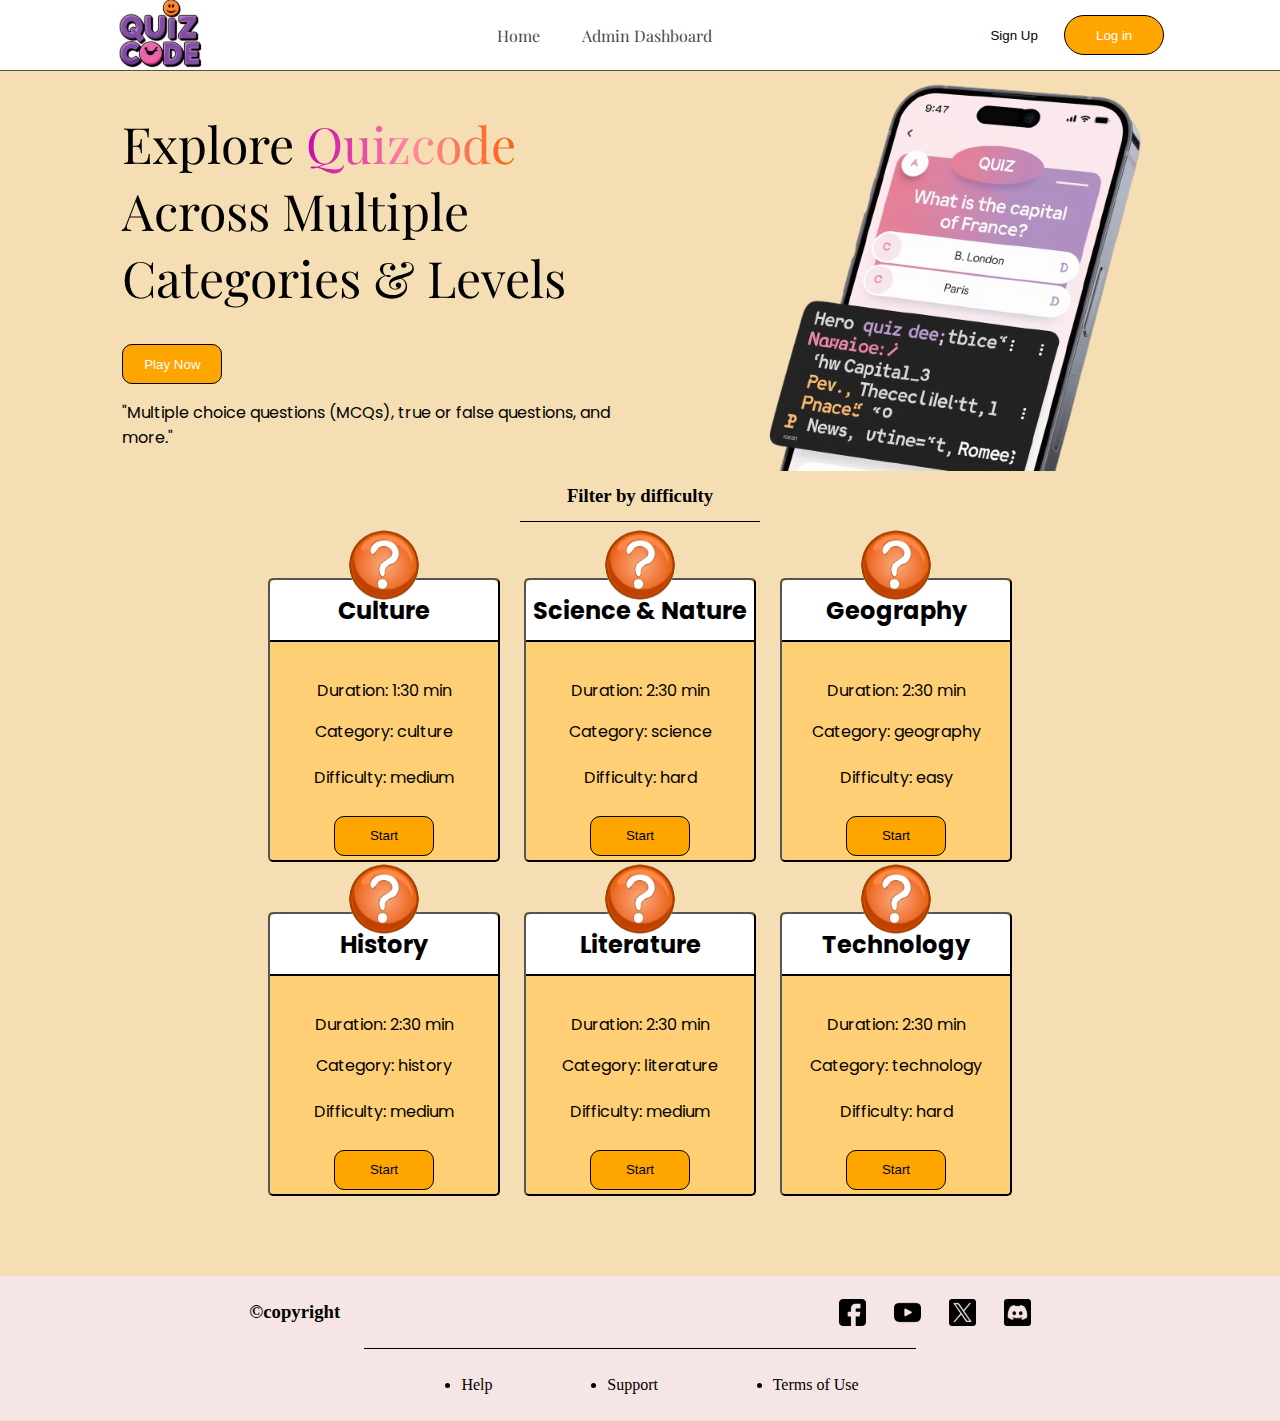
<file: index.html>
<!DOCTYPE html>
<html lang="en">

<head>
    <meta charset="UTF-8">
    <meta name="viewport" content="width=device-width, initial-scale=1.0">
    <title>Document</title>
    <link rel="stylesheet" href="style.css">
</head>
<div class="login">

</div>
<body>
    <header>
        <a href="index.html"><img src="icons/logo1.svg" alt="website's logo"></a>

        <ul class="nav">
            <a href="">
                <li>Home</li>
            </a>
            <a href="admin-dashboard.html">
                <li>Admin Dashboard</li>
            </a>
        </ul>
        <div class="buttons">
            <button id="signup">Sign Up</button>
            <button id="login">Log in</button>
        </div>
        <div id="menu-div" style="z-index: 1000;">
            <img src="icons/menu.svg" id="ham-menu" style="z-index: 1000;">
            <img src="icons/leave.svg" id="leave" style="display: none;z-index: 1000;">
        </div>
    </header>
    <div id="side-bar"
        style="width:200px;height: 300px;position: absolute;right: 0;background-color: rgb(252, 240, 216);top:0px;border-bottom: 1px solid black;border-left: 1px solid black;border-bottom-left-radius: 8px;transition: 0.4s all;display: none;">
        <ul class="ham-nav"
            style="display: flex;flex-direction: column;height: 100px;justify-content: space-around;margin-top: 70px;">
            <a href="" style="text-decoration: none;">
                <li style=" font-family: playfair display;color: black;margin-top: 28px;">Home</li>
            </a>
            <a href="admin-dashboard.html" style="text-decoration: none;">
                <li style=" font-family: playfair display;color: black;margin-top: 28px;">Admin Dashboard</li>
            </a>
            <a href="admin-dashboard.html" style="text-decoration: none;">
                <li style=" font-family: playfair display;color: black;margin-top: 28px;">Sign Up</li>
            </a>
            <a href="admin-dashboard.html" style="text-decoration: none;">
                <li style=" font-family: playfair display;color: black;margin-top: 28px;">Log In</li>
            </a>
        </ul>

    </div>
    <section class="hero">
        <div class="sub-hero">
            <div class="texte">
                <h1>
                    Explore <span>Quizcode</span> Across Multiple Categories & Levels
                </h1>
                <a href="#quizzes-container"><button>Play Now</button></a>
                <P>"Multiple choice questions (MCQs), true or false questions, and more."</P>
            </div>
            <img src="images/hero-img.svg" alt="">
        </div>
    </section>
    <section class="sort">
        <div class="filter">
            <div>
                <h3 id="arrow">Filter by difficulty</h3>
            </div>

            <div id="easy-div">
                <label for="easyx">Easy</label>
                <input type="checkbox" name="sorting" id="easyx">
            </div>

            <div id="med-div">
                <label for="mediumx">Medium</label>
                <input type="checkbox" name="sorting" id="mediumx">
            </div>
            <div id="hard-div">
                <label for="hardx">Hard</label>
                <input type="checkbox" name="sorting" id="hardx">
            </div>
        </div>
    </section>
    <section class="after-hero">
        <div class="sub-after-hero">
            <div class="quizzes-container" id="quizzes-container">
                <!-- <div class="quiz-card"> -->
                <!-- <img src="images/icon.svg" alt="" class="card-icon" id="n"> -->
                <!-- <h2>Quiz Title</h2>
                    <p><span class="jsspan">Duration :</span> 180s</p>
                    <p><span class="jsspan">Categorie :</span> Lorem, ipsum.</p>
                    <p><span class="jsspan">Difficulty :</span> Hard</p>
                    <button class="cardbutton">Start</button>
                </div> -->
                <!-- <div class="quiz-card">
                    <h2>Quiz Title</h2>
                    <p><span class="jsspan">Duration :</span> 180s</p>
                    <p><span class="jsspan">Categorie :</span> Lorem, ipsum.</p>
                    <p><span class="jsspan">Difficulty :</span> Hard</p>
                    <button class="cardbutton">Start</button>
                </div>
                <div class="quiz-card">
                    <h2>Quiz Title</h2>
                    <p><span class="jsspan">Duration :</span> 180s</p>
                    <p><span class="jsspan">Categorie :</span> Lorem, ipsum.</p>
                    <p><span class="jsspan">Difficulty :</span> Hard</p>
                    <button class="cardbutton">Start</button>
                </div>
                <div class="quiz-card">
                    <h2>Quiz Title</h2>
                    <p><span class="jsspan">Duration :</span> 180s</p>
                    <p><span class="jsspan">Categorie :</span> Lorem, ipsum.</p>
                    <p><span class="jsspan">Difficulty :</span> Hard</p>
                    <button class="cardbutton">Start</button>
                </div> -->


            </div>
        </div>
    </section>
    <footer>
        <div class="child-1">
            <h3>©copyright</h3>
            <div class="social-media">
                <img src="icons/facebook.svg" alt="">
                <img src="icons/youtube.svg" alt="">
                <img src="icons/X.svg" alt="">
                <img src="icons/discord.svg" alt="">
            </div>
        </div>
        <div class="child-2">
            <ul>
                <a href="#">
                    <li>Help</li>
                </a>
                <a href="#">
                    <li>Support</li>
                </a>
                <a href="#">
                    <li>Terms of Use</li>
                </a>
            </ul>
        </div>
    </footer>
    <script src="datatest.js"></script>
    <script src="index.js"></script>

</body>

</html>
</file>
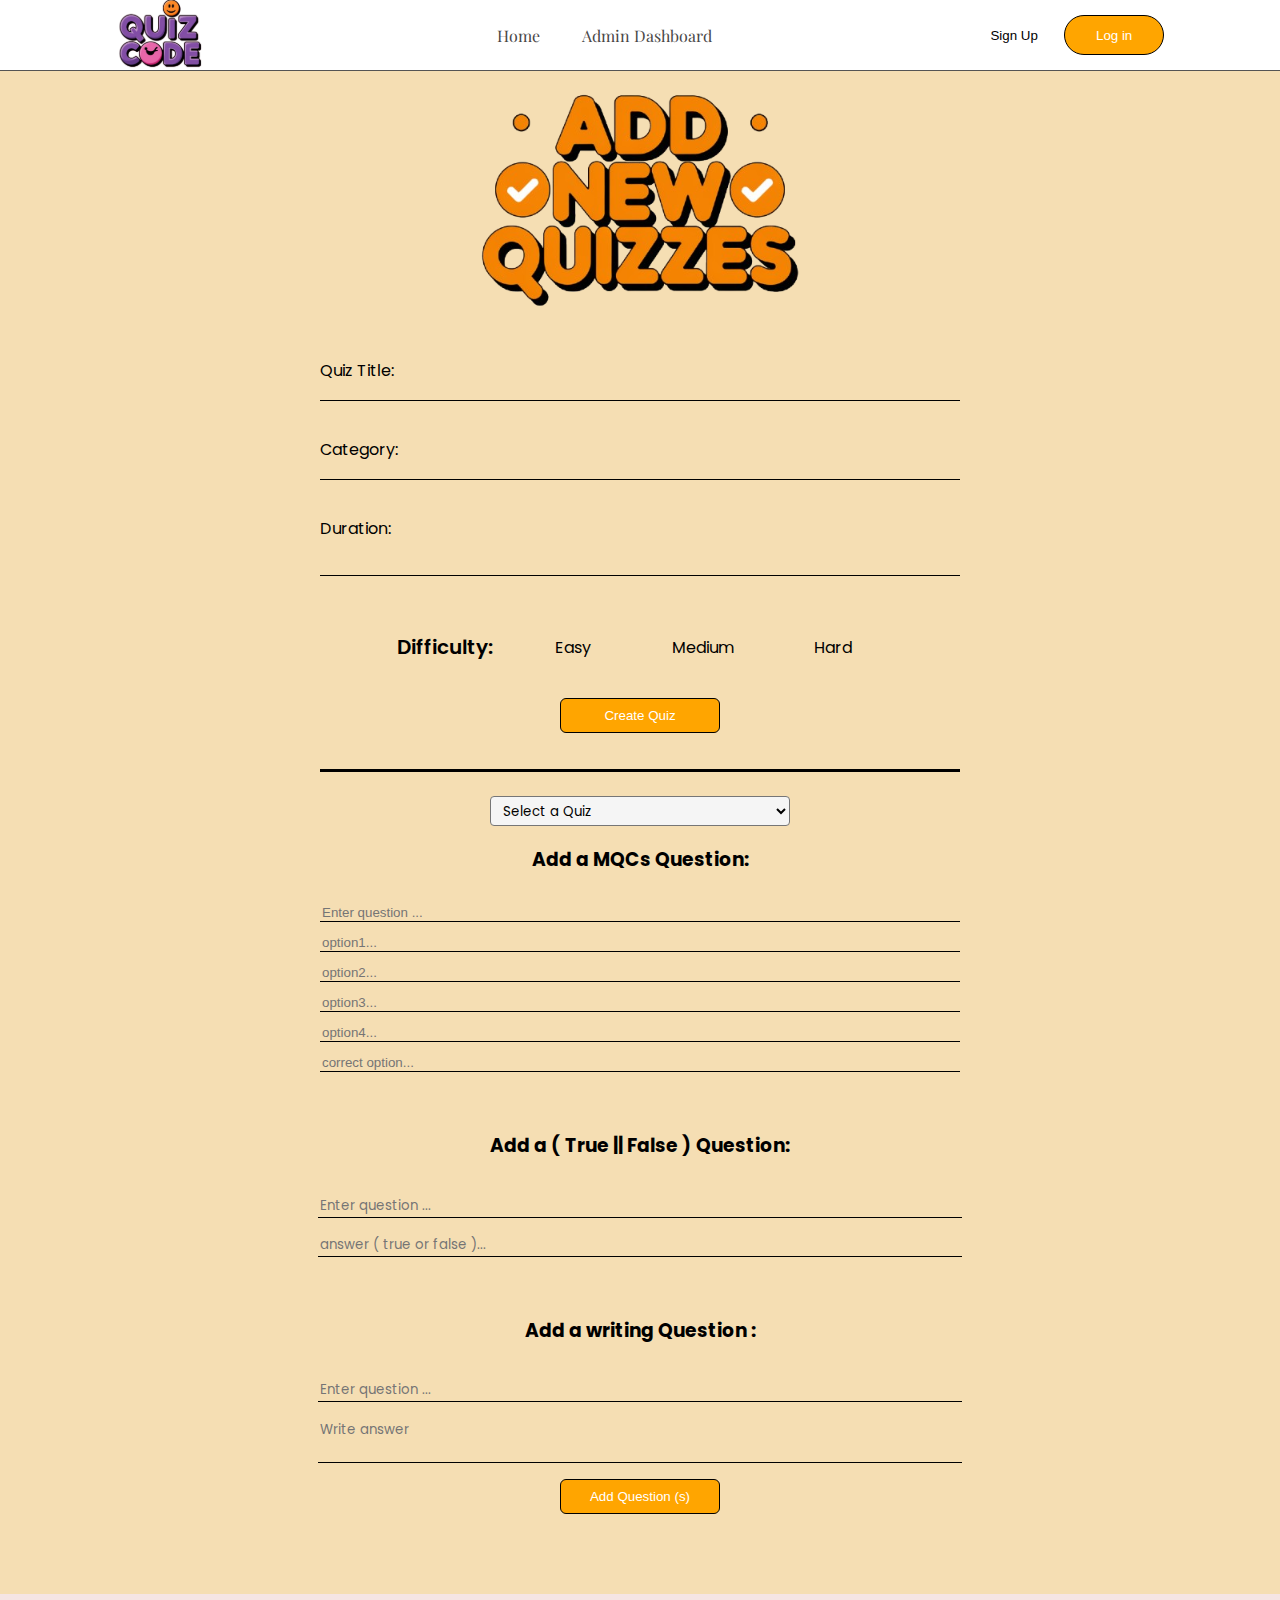
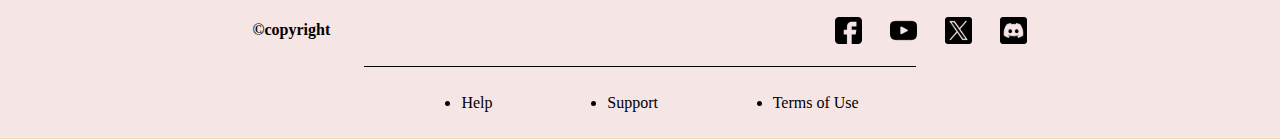
<file: admin-dashboard.html>
<!DOCTYPE html>
<html lang="en">

<head>
    <meta charset="UTF-8">
    <meta name="viewport" content="width=device-width, initial-scale=1.0">
    <title>Document</title>
    <link rel="stylesheet" href="style.css">
    <link rel="preconnect" href="https://fonts.googleapis.com">
    <link rel="preconnect" href="https://fonts.gstatic.com" crossorigin>
    <link
        href="https://fonts.googleapis.com/css2?family=Notable&family=Playfair+Display:ital,wght@0,400..900;1,400..900&family=Poppins:ital,wght@0,100;0,200;0,300;0,400;0,500;0,600;0,700;0,800;0,900;1,100;1,200;1,300;1,400;1,500;1,600;1,700;1,800;1,900&display=swap"
        rel="stylesheet">

</head>

<body>
    <header>
        <a href="index.html"><img src="icons/logo1.svg" alt="website's logo"></a>

        <ul class="nav">
            <a href="index.html">
                <li>Home</li>
            </a>
            <a href="admin-dashboard.html">
                <li>Admin Dashboard</li>
            </a>
        </ul>
        <div class="buttons">
            <button id="signup">Sign Up</button>
            <button id="login">Log in</button>
        </div>
        <div id="menu-div" style="z-index: 1000;">
            <img src="icons/menu.svg" id="ham-menu" style="z-index: 1000;">
            <img src="icons/leave.svg" id="leave" style="display: none;z-index: 1000;">
        </div>
    </header>
    <div id="side-bar"
        style="width:200px;height: 300px;position: absolute;right: 0;background-color: rgb(252, 240, 216);top:0px;border-bottom: 1px solid black;border-left: 1px solid black;border-bottom-left-radius: 8px;transition: 0.4s all;display: none;">
        <ul class="ham-nav"
            style="display: flex;flex-direction: column;height: 100px;justify-content: space-around;margin-top: 70px;">
            <a href="" style="text-decoration: none;">
                <li style=" font-family: playfair display;color: black;margin-top: 28px;">Home</li>
            </a>
            <a href="admin-dashboard.html" style="text-decoration: none;">
                <li style=" font-family: playfair display;color: black;margin-top: 28px;">Admin Dashboard</li>
            </a>
            <a href="admin-dashboard.html" style="text-decoration: none;">
                <li style=" font-family: playfair display;color: black;margin-top: 28px;">Sign Up</li>
            </a>
            <a href="admin-dashboard.html" style="text-decoration: none;">
                <li style=" font-family: playfair display;color: black;margin-top: 28px;">Log In</li>
            </a>
        </ul>

    </div>
    <img src="images/admin.svg" alt="" id="adminimg">
    <form id="quiz-form"
        style="display: flex;flex-direction: column;min-height: 70vh;justify-content: center;width: 50%;">
        <!-- General Information -->
        <div class="infos-input">
            <label for="title">Quiz Title:</label>
            <input type="text" id="title" name="title" required />
        </div>

        <div class="infos-input">
            <label for="category">Category:</label>
            <input type="text" id="category" name="category" required />
        </div>

        <div class="infos-input">
            <label for="description">Duration:</label>
            <textarea id="description" name="description" required></textarea>
        </div>

        <div id="m">
            <h3 style="font-size: 20px;font-weight: 600;font-family: poppins;">Difficulty:</h3>
            <label for="easy" id="labeleasy">Easy</label>
            <input type="radio" name="difficulty" value="easy" id="easy" style="display: none;" required />
            <label for="medium" id="labelmedium">Medium</label>
            <input type="radio" name="difficulty" value="medium" id="medium" style="display: none;" />
            <label for="hard" id="labelhard">Hard</label>
            <input type="radio" name="difficulty" value="hard" id="hard" style="display: none;" />
        </div>
        <button type="submit" id="creation-button">Create Quiz</button>

        <div class="quetions-container" style="border-top: 3px solid black;">

            <select>
                <option value="" disabled selected>Select a Quiz</option>
            </select>

            <form class="form-div"> 
                <h3 style="text-align: center; font-family: poppins;">Add a MQCs Question:</h3>
                <input type="text" id="question-qcm" placeholder="Enter question ..." required>
                <input type="text" id="true-answer" placeholder="option1..." required>
                <input type="text" id="false-answer1" placeholder="option2..." required>
                <input type="text" id="false-answer2" placeholder="option3..." required>
                <input type="text" id="false-answer3" placeholder="option4..." required>
                <input type="text" id="correct-answer" placeholder="correct option..." required>
            </form>

            <form class="form-div">
                <h3 style="text-align: center; font-family: poppins;">Add a ( True || False ) Question:</h3>
                <input type="text" id="question-ToF" placeholder="Enter question ..." required>
                <input type="text" id="answer-ToF" placeholder="answer ( true or false )..." required>
            </form>

            <form class="form-div ">
                <h3 style="text-align: center; font-family: poppins;">Add a writing Question :</h3>
                <input type="text" id="question-writing" placeholder="Enter question ..." required>
                <textarea id="answer-writing" placeholder="Write answer" required></textarea>
            </form>
        </div>

        <button type="button" id="add-question">Add Question (s)</button>

    </form>
    <footer>
        <div class="child-1">
            <h4>©copyright</h4>
            <div class="social-media">
                <img src="icons/facebook.svg" alt="">
                <img src="icons/youtube.svg" alt="">
                <img src="icons/X.svg" alt="">
                <img src="icons/discord.svg" alt="">
            </div>
        </div>
        <div class="child-2">
            <ul>
                <a href="#">
                    <li>Help</li>
                </a>
                <a href="#">
                    <li>Support</li>
                </a>
                <a href="#">
                    <li>Terms of Use</li>
                </a>
            </ul>
        </div>
    </footer>
    <script src="dashboard.js"></script>
</body>

</html>
</file>
<file: style.css>
@import url("https://fonts.googleapis.com/css2?family=Notable&family=Playfair+Display:;ital,wght@0,400..900;1,400..900&family=Poppins:ital,wght@0,100;0,200;0,300;0,400;0,500;0,600;0,700;0,800;0,900;1,100;1,200;1,300;1,400;1,500;1,600;1,700;1,800;1,900&display=swap");
body {
  margin: 0;
  padding: 0;
  background: wheat;
  display: flex;
  flex-direction: column;
  justify-content: center;
  align-items: center;
  -webkit-user-select: none;
     -moz-user-select: none;
          user-select: none;
}

header {
  width: 100%;
  display: flex;
  justify-content: space-around;
  align-items: center;
  background-color: white;
  border-bottom: 1px rgb(0, 0, 0) inset;
  height: 70px;
}
header ul {
  display: flex;
  width: 20%;
  justify-content: space-around;
}
header a {
  text-decoration: none;
  color: rgb(73, 71, 71);
  font-family: playfair display;
}
header li {
  list-style-type: none;
}
header #darkmode {
  background: transparent;
  border: none;
  cursor: pointer;
}
header button {
  width: 100px;
  height: 40px;
}
header #login {
  border-radius: 34px;
  background-color: rgb(255, 165, 0);
  border: none;
  color: white;
  border: 1px solid black;
  cursor: pointer;
}
header #login:hover {
  background-color: rgb(255, 165, 50);
}
header #signup {
  background: transparent;
  border: none;
  cursor: pointer;
}
header .buttons {
  display: flex;
  align-items: center;
}

.hero {
  display: flex;
  justify-content: center;
}
.hero .sub-hero {
  width: 90%;
  display: flex;
  justify-content: space-around;
  align-items: center;
  height: -moz-max-content;
  height: max-content;
}
.hero h1 {
  font-family: Playfair display;
  font-size: 50px;
  font-weight: 300;
}
.hero span {
  background: linear-gradient(to right, #C807AC, #FF899F, #FA640C);
  -webkit-background-clip: text;
  color: transparent;
}
.hero .texte {
  width: 45%;
}
.hero button {
  border-radius: 10px;
  background-color: rgb(255, 165, 0);
  border: none;
  cursor: pointer;
  width: 100px;
  height: 40px;
  border: 1px solid black;
  color: white;
}
.hero button:hover {
  background-color: rgb(255, 165, 50);
}
.hero p {
  font-family: poppins;
}

.after-hero {
  display: flex;
  justify-content: center;
  align-items: center;
  width: 100%;
}
.after-hero .sub-after-hero {
  display: flex;
  justify-content: center;
  align-items: center;
}
.after-hero .quizzes-container {
  margin-top: 56px;
  display: grid;
  -moz-column-gap: 0px;
       column-gap: 0px;
  grid-template-columns: repeat(3, 1fr);
  row-gap: 50px;
  -moz-column-gap: 24px;
       column-gap: 24px;
}
.after-hero .quiz-card {
  background-color: #F0E3E3;
  height: 280px;
  width: 228px;
  border-radius: 5px;
  border: 2px outset #000000;
  display: flex;
  flex-direction: column;
  justify-content: center;
  align-items: center;
  background-color: rgb(255, 207, 117);
  position: relative;
  transition: 0.5s all ease-out;
}
.after-hero .quiz-card:hover {
  scale: 1.04;
  box-shadow: 1px 1px 10px;
}
.after-hero .quiz-card h2 {
  font-family: poppins;
  text-align: center;
  background-color: white;
  border-bottom: 2px outset black;
  border-top-left-radius: 6px;
  border-top-right-radius: 6px;
  width: 100%;
  margin-top: 0;
  height: 60px;
  display: flex;
  justify-content: center;
  align-items: center;
}
.after-hero .quiz-card p {
  border-radius: 4px;
  width: 90%;
  text-align: center;
  margin-bottom: 0px;
}
.after-hero .quiz-card h4 {
  border-radius: 4px;
  width: 90%;
  text-align: center;
  font-weight: 400;
}
.after-hero .quiz-card .cardbutton {
  margin: auto;
  border-radius: 10px;
  background-color: rgb(255, 165, 0);
  border: none;
  cursor: pointer;
  width: 100px;
  height: 40px;
  border: 1px solid black;
  color: black;
}
.after-hero .quiz-card .cardbutton:hover {
  background-color: rgb(255, 165, 50);
}

footer {
  width: 100%;
  height: 16vh;
  background-color: #F5E5E4;
  margin-top: 80px;
}
footer footer li,
footer h4 {
  color: black;
}
footer .child-1 {
  height: 50%;
  display: flex;
  justify-content: space-around;
  align-items: center;
}
footer .social-media {
  width: 15%;
  display: flex;
  justify-content: space-between;
}
footer .child-2 {
  display: flex;
  justify-content: center;
  align-items: center;
  height: 50%;
}
footer .child-2 ul {
  width: 40%;
  display: flex;
  justify-content: space-around;
  align-items: center;
  height: 100%;
  border-top: 1px solid black;
}
footer .child-2 a {
  text-decoration: none;
  color: black;
}

.Display-quizes {
  display: flex;
  justify-content: center;
  align-items: center;
  width: 100%;
  height: 80vh;
}
.Display-quizes .sub-Dsiplay-quizes {
  width: 90%;
  display: flex;
  justify-content: center;
  align-items: center;
  height: 45vh;
  overflow-x: auto;
}
.Display-quizes .quizzes-Edit-container {
  display: flex;
  -moz-column-gap: 8px;
       column-gap: 8px;
}
.Display-quizes .quiz-card {
  background-color: #F0E3E3;
  height: 280px;
  width: 228px;
  border-radius: 5px;
  border: 1px solid #E85954;
  display: flex;
  flex-direction: column;
  justify-content: center;
}
.Display-quizes .quiz-card h2 {
  font-family: playfair display;
  text-align: center;
  width: 100%;
}
.Display-quizes .quiz-card span {
  font-weight: 800;
}
.Display-quizes .quiz-card button {
  margin: auto;
  border-radius: 10px;
  background-color: rgb(255, 165, 0);
  border: none;
  cursor: pointer;
  width: 100px;
  height: 40px;
  color: white;
}
.Display-quizes .quiz-card button:hover {
  background-color: rgb(255, 165, 50);
}

#creation-button {
  margin: 0 auto;
  margin-top: 16px;
  border-radius: 6px;
  background-color: rgb(255, 165, 0);
  border: none;
  cursor: pointer;
  border: 1px solid black;
  width: 160px;
  height: 35px;
  color: white;
}
#creation-button:hover {
  background-color: rgb(255, 165, 50);
}

#quiz-form div {
  margin-top: 36px;
}
#quiz-form .infos-input {
  display: flex;
  flex-direction: column;
}
#quiz-form input, #quiz-form textarea {
  background-color: transparent;
  border: none;
  outline: none;
  resize: none;
  border-bottom: 1px solid black;
  cursor: pointer;
}
#quiz-form label {
  font-family: poppins;
}

#add-question {
  margin: 0 auto;
  margin-top: 16px;
  border-radius: 6px;
  background-color: rgb(255, 165, 0);
  border: none;
  cursor: pointer;
  border: 1px solid black;
  width: 160px;
  height: 35px;
  color: white;
}
#add-question:hover {
  background-color: rgb(255, 165, 50);
}

.show-question {
  height: -moz-max-content;
  height: max-content;
  width: 100%;
}
.show-question .question-options {
  height: 500px;
  display: flex;
  flex-direction: column;
  align-items: center;
  justify-content: center;
  row-gap: 56px;
}
.show-question .question-options .question {
  width: 300px;
  height: 130px;
  background-color: #F0E3E3;
  border-radius: 20px;
  border: 1px solid black;
  box-sizing: border-box;
  padding: 10px;
  text-align: center;
  display: flex;
  justify-content: center;
  align-items: center;
  transition: all 0.4s;
}
.show-question .question-options .question:hover {
  scale: 1.1;
}
.show-question .question-options .question h1 {
  font-family: playfair display;
  font-size: 18px;
  cursor: pointer;
}
.show-question .question-options .options {
  display: grid;
  grid-template-columns: 1fr 1fr;
  grid-template-rows: 1fr 1fr;
  -moz-column-gap: 24px;
       column-gap: 24px;
  row-gap: 16px;
}
.show-question .question-options .options .option {
  margin: auto;
  height: 40px;
  width: 300px;
  background-color: #F0E3E3;
  border-radius: 10px;
  border: 1px solid black;
  font-family: poppins;
  cursor: pointer;
  transition: 1s all;
}
.show-question .question-options .options .ToF-buttons {
  height: 40px;
  width: 80px;
  border-radius: 10px;
  background-color: #E85954;
  border: 1px solid black;
  color: white;
  font-family: poppins;
  cursor: pointer;
  transition: all 0.4s;
}
.show-question .question-options .options .ToF-buttons:hover {
  background-color: #ee7874;
  transform: scale(1.1);
}
.show-question .question-options .last-option {
  display: flex;
  flex-direction: column;
  width: 280px;
  justify-content: center;
  align-items: center;
}
.show-question .question-options .last-option .writingSubmit {
  height: 40px;
  width: 80px;
  border-radius: 10px;
  background-color: #E85954;
  border: 1px solid black;
  color: white;
  font-family: poppins;
  cursor: pointer;
  transition: all 0.4s;
}
.show-question .question-options .last-option .writingSubmit:hover {
  background-color: #ee7874;
  transform: scale(1.1);
}
.show-question .question-options .last-option .txtareaanswer {
  width: 100%;
  height: 100px;
  border-radius: 10px;
  resize: none;
  margin-bottom: 8px;
  outline: none;
  padding: 6px;
}

.progress-bar {
  width: 100%;
  height: 18px;
  background-color: rgb(219, 218, 218);
  border-bottom: 1px solid black;
}
.progress-bar .bar {
  width: 0%;
  height: 18px;
  background-color: rgb(34, 132, 34);
  transition: 1s all;
}

.stats {
  width: 100%;
  display: flex;
  justify-content: space-around;
  align-items: center;
}
.stats .stats-text {
  display: flex;
}

.results {
  width: 50%;
  height: 480px;
  background-color: rgb(255, 255, 255);
  border-radius: 10px;
  box-shadow: 1px 1px 10px;
  display: flex;
  flex-direction: column;
  justify-content: center;
  align-items: center;
  margin-top: 56px;
}

.stat {
  font-family: poppins;
  font-weight: 400;
}

.results-buttons {
  margin: 0 auto;
  margin-top: 16px;
  border-radius: 10px;
  background-color: #C421E1;
  border: none;
  cursor: pointer;
  width: 90px;
  height: 35px;
  color: white;
  font-family: poppins;
}
.results-buttons:hover {
  background-color: #d359e9;
}

.sort {
  width: 100%;
  display: flex;
  justify-content: center;
}

.filter {
  width: 240px;
  overflow: hidden;
  border-bottom: 1px solid black;
  display: flex;
  flex-direction: column;
  align-items: center;
  height: 50px;
  transition: 0.5s all;
}
.filter div {
  width: 80%;
  display: flex;
  justify-content: center;
  align-items: center;
  height: 50px;
  cursor: pointer;
  transition: 0.3s all;
}
.filter div:hover {
  border-radius: 2px;
  background-color: rgb(253, 203, 109);
}
.filter input {
  display: none;
}
.filter label {
  font-family: poppins;
  font-size: 18px;
  font-weight: 400;
  transition: 0.5s opacity;
  cursor: pointer;
}
.filter button {
  background-color: transparent;
  border: none;
  border-radius: 50%;
  height: 10px;
  margin-top: 22px;
  cursor: pointer;
  transition: 0.5s all;
}
.filter button:hover {
  scale: 1.1;
}

#menu-div {
  display: none;
}

.quetions-container {
  width: 90%;
  margin: auto;
  display: flex;
  width: 100%;
  flex-direction: column;
}
.quetions-container input {
  margin-top: 12px;
}

.form-div {
  display: flex;
  flex-direction: column;
  justify-content: center;
  align-items: center;
  width: 100%;
  margin-top: 40px;
}
.form-div input, .form-div textarea {
  margin-top: 16px;
  width: 100%;
  background-color: transparent;
  border: none;
  resize: none;
  border-bottom: 1px solid rgb(87, 86, 86);
  outline: none;
  font-family: poppins;
}

#m {
  display: flex;
  align-items: center;
  justify-content: center;
}
#m label {
  width: 100px;
  height: 40px;
  margin-left: 30px;
  display: flex;
  align-items: center;
  text-align: center;
  justify-content: center;
  border-radius: 4px;
  transition: 0.5s all;
}
#m label:hover {
  cursor: pointer;
  background-color: rgb(253, 203, 109);
}

@media screen and (max-width: 1000px) {
  header ul {
    display: none;
  }
  #menu-div {
    display: block;
  }
  #signup, #login {
    display: none;
  }
}
select {
  width: 300px;
  margin: auto;
  margin-top: 24px;
  outline: none;
  background-color: whitesmoke;
  border-radius: 4px;
  height: 30px;
  font-family: poppins;
  cursor: pointer;
  padding-left: 8px;
}

option {
  height: 26px;
  border-radius: 4px;
  cursor: pointer;
  padding-left: 8px;
}

@media screen and (max-width: 802px) {
  .sub-hero .texte {
    width: 90%;
  }
  .sub-hero img {
    display: none;
  }
  .after-hero {
    display: flex;
    justify-content: center;
    align-items: center;
    width: 100%;
  }
  .after-hero .sub-after-hero {
    display: flex;
    justify-content: center;
    align-items: center;
  }
  .after-hero .quizzes-container {
    margin-top: 56px;
    display: grid;
    -moz-column-gap: 0px;
         column-gap: 0px;
    grid-template-columns: repeat(2, 1fr);
    row-gap: 50px;
    -moz-column-gap: 24px;
         column-gap: 24px;
  }
  .after-hero .quiz-card {
    background-color: #F0E3E3;
    height: 250px;
    width: 200px;
    border-radius: 5px;
    border: 2px outset #000000;
    display: flex;
    flex-direction: column;
    justify-content: center;
    align-items: center;
    background-color: rgba(255, 191, 0, 0.332);
    position: relative;
    transition: 0.5s all ease-out;
  }
  .after-hero .quiz-card:hover {
    scale: 1.04;
    box-shadow: 1px 1px 10px;
  }
  .after-hero .quiz-card img {
    height: 60px;
    width: 60px;
  }
  .after-hero .quiz-card h2 {
    font-family: playfair display;
    text-align: center;
    background-color: white;
    border-bottom: 2px outset black;
    border-top-left-radius: 6px;
    border-top-right-radius: 6px;
    width: 100%;
    margin-top: 0;
    height: 60px;
    display: flex;
    justify-content: center;
    align-items: center;
  }
  .after-hero .quiz-card p {
    background-color: white;
    border: 1px solid black;
    border-radius: 4px;
    width: 90%;
    text-align: center;
    margin-bottom: 0px;
  }
  .after-hero .quiz-card h4 {
    background-color: white;
    border: 1px solid black;
    border-radius: 4px;
    width: 90%;
    text-align: center;
    font-weight: 400;
  }
  .after-hero .quiz-card .cardbutton {
    margin: auto;
    border-radius: 10px;
    background-color: rgb(255, 165, 0);
    border: none;
    cursor: pointer;
    width: 100px;
    height: 40px;
    border: 1px solid black;
    color: black;
  }
  .after-hero .quiz-card .cardbutton:hover {
    background-color: rgb(255, 165, 50);
  }
}
@media screen and (max-width: 637px) {
  select {
    width: 90%;
  }
  #quiz-form {
    width: 100%;
  }
  #adminimg {
    display: none;
  }
  .show-question {
    height: -moz-max-content;
    height: max-content;
    width: 100%;
  }
  .show-question .question-options {
    height: 500px;
    display: flex;
    flex-direction: column;
    align-items: center;
    justify-content: center;
    row-gap: 56px;
  }
  .show-question .question-options .question {
    width: 300px;
    height: 130px;
    background-color: #F0E3E3;
    border-radius: 20px;
    border: 1px solid black;
    box-sizing: border-box;
    padding: 10px;
    text-align: center;
    display: flex;
    justify-content: center;
    align-items: center;
    transition: all 0.4s;
  }
  .show-question .question-options .question:hover {
    scale: 1.1;
  }
  .show-question .question-options .question h1 {
    font-family: playfair display;
    font-size: 18px;
    cursor: pointer;
  }
  .show-question .question-options .options {
    display: grid;
    grid-template-columns: 1fr;
    -moz-column-gap: 24px;
         column-gap: 24px;
    row-gap: 16px;
  }
  .show-question .question-options .options .option {
    margin: auto;
    height: 40px;
    width: 300px;
    background-color: #F0E3E3;
    border-radius: 10px;
    border: 1px solid black;
    font-family: poppins;
    cursor: pointer;
    transition: 1s all;
  }
  .show-question .question-options .options .ToF-buttons {
    height: 40px;
    width: 80px;
    border-radius: 10px;
    background-color: #E85954;
    border: 1px solid black;
    color: white;
    font-family: poppins;
    cursor: pointer;
    transition: all 0.4s;
  }
  .show-question .question-options .options .ToF-buttons:hover {
    background-color: #ee7874;
    transform: scale(1.1);
  }
  .show-question .question-options .last-option {
    display: flex;
    flex-direction: column;
    width: 280px;
    justify-content: center;
    align-items: center;
  }
  .show-question .question-options .last-option .writingSubmit {
    height: 40px;
    width: 80px;
    border-radius: 10px;
    background-color: #E85954;
    border: 1px solid black;
    color: white;
    font-family: poppins;
    cursor: pointer;
    transition: all 0.4s;
  }
  .show-question .question-options .last-option .writingSubmit:hover {
    background-color: #ee7874;
    transform: scale(1.1);
  }
  .show-question .question-options .last-option .txtareaanswer {
    width: 100%;
    height: 100px;
    border-radius: 10px;
    resize: none;
    margin-bottom: 8px;
    outline: none;
    padding: 6px;
  }
}
@media screen and (max-width: 477px) {
  .after-hero {
    display: flex;
    justify-content: center;
    align-items: center;
    width: 100%;
  }
  .after-hero .sub-after-hero {
    display: flex;
    justify-content: center;
    align-items: center;
  }
  .after-hero .quizzes-container {
    margin-top: 56px;
    display: grid;
    -moz-column-gap: 0px;
         column-gap: 0px;
    grid-template-columns: repeat(1, 1fr);
    row-gap: 50px;
    -moz-column-gap: 24px;
         column-gap: 24px;
  }
  .after-hero .quiz-card {
    background-color: #F0E3E3;
    height: 250px;
    width: 200px;
    border-radius: 5px;
    border: 2px outset #000000;
    display: flex;
    flex-direction: column;
    justify-content: center;
    align-items: center;
    background-color: rgba(255, 191, 0, 0.332);
    position: relative;
    transition: 0.5s all ease-out;
  }
  .after-hero .quiz-card:hover {
    scale: 1.04;
    box-shadow: 1px 1px 10px;
  }
  .after-hero .quiz-card img {
    height: 60px;
    width: 60px;
  }
  footer {
    width: 100%;
    height: 16vh;
    background-color: #F5E5E4;
    margin-top: 80px;
  }
  footer footer li,
  footer h4 {
    color: black;
  }
  footer .child-1 {
    height: 50%;
    display: flex;
    justify-content: space-around;
    align-items: center;
  }
  footer .social-media {
    width: 50%;
    display: flex;
    justify-content: space-between;
  }
  footer .child-2 {
    display: flex;
    justify-content: center;
    align-items: center;
    height: 50%;
  }
  footer .child-2 ul {
    width: 100%;
    display: flex;
    justify-content: space-around;
    align-items: center;
    height: 100%;
    border-top: 1px solid black;
  }
  footer .child-2 a {
    text-decoration: none;
    color: black;
  }
  .hero {
    display: flex;
    justify-content: center;
  }
  .hero .sub-hero {
    width: 90%;
    display: flex;
    justify-content: space-around;
    align-items: center;
    height: -moz-max-content;
    height: max-content;
  }
  .hero h1 {
    font-family: Playfair display;
    font-size: 40px;
    font-weight: 300;
  }
  .hero span {
    font-family: notable;
    background: linear-gradient(to right, #C807AC, #FF899F, #FA640C);
    -webkit-background-clip: text;
    color: transparent;
  }
  .stats {
    width: 100%;
    display: flex;
    justify-content: space-around;
    align-items: center;
    flex-direction: column;
  }
  .stats .stats-text {
    display: flex;
  }
  #m h3 {
    display: none;
  }
}/*# sourceMappingURL=style.css.map */
</file>
